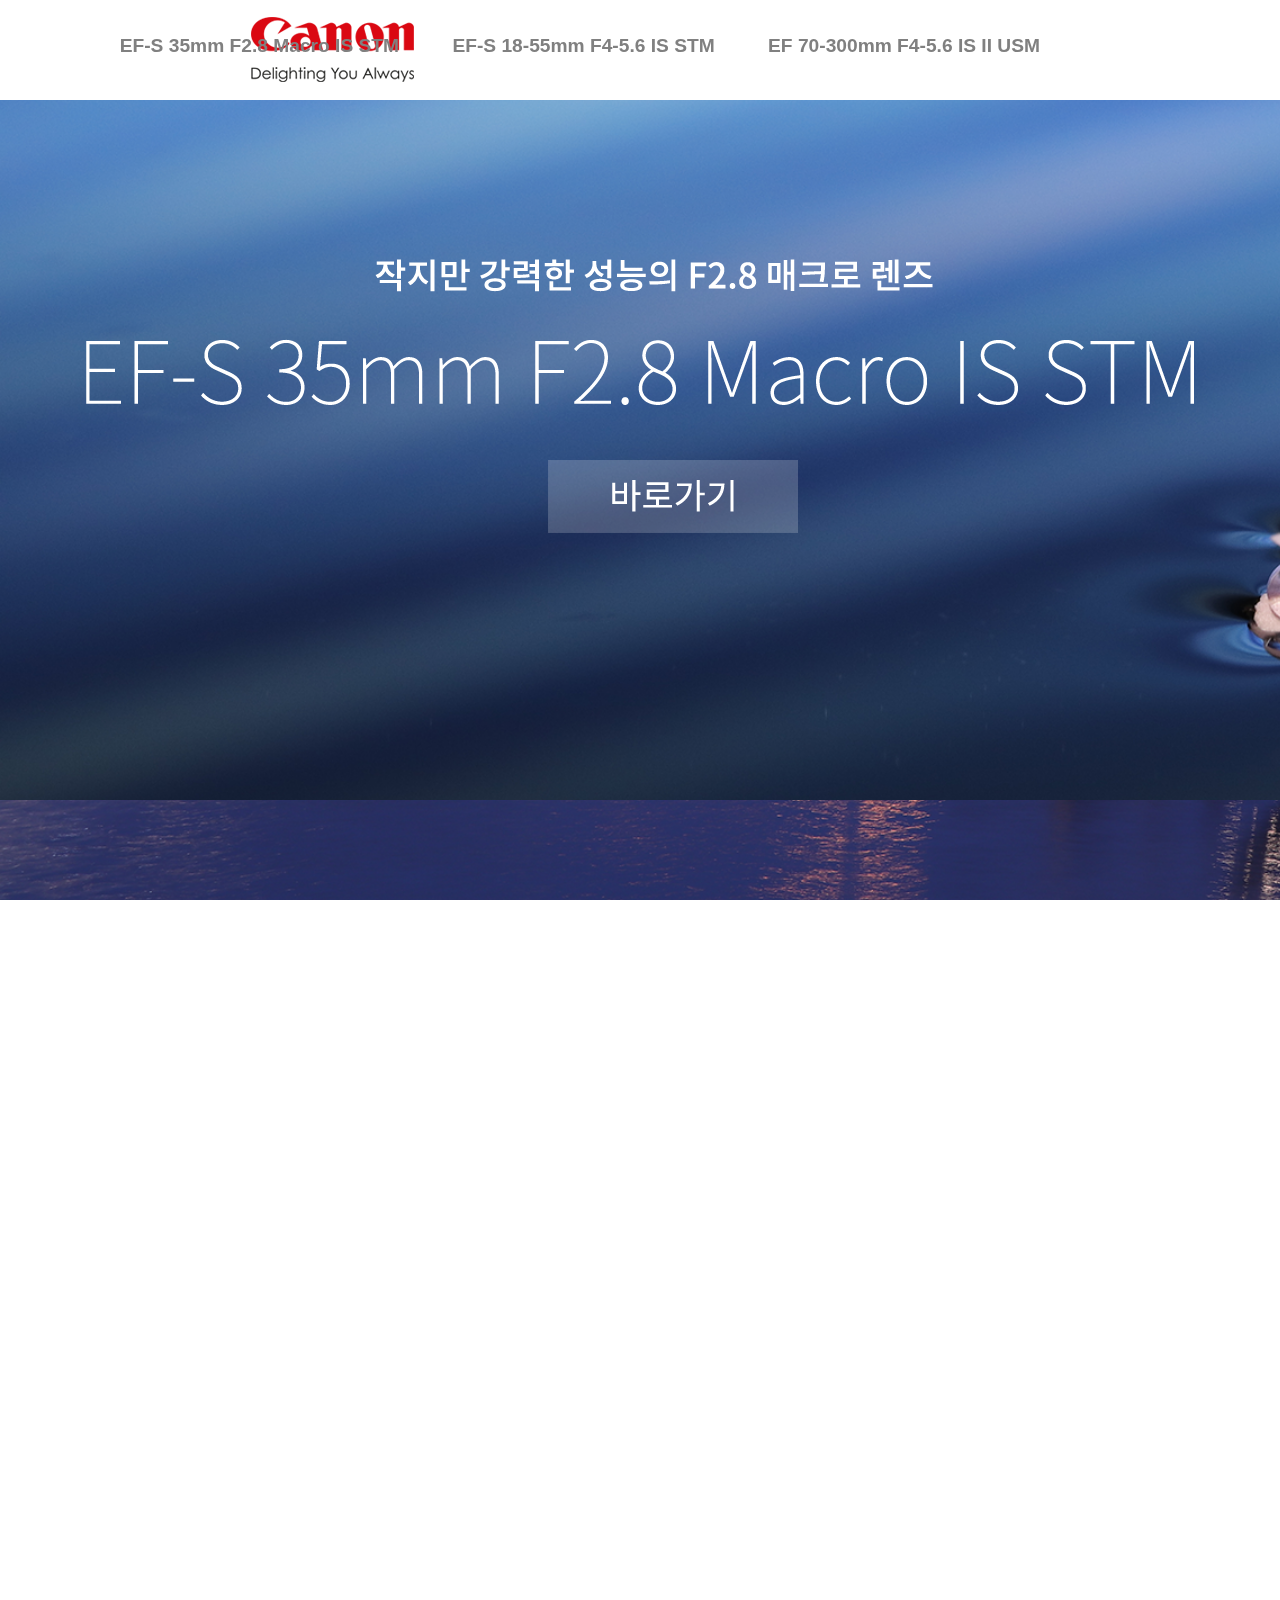
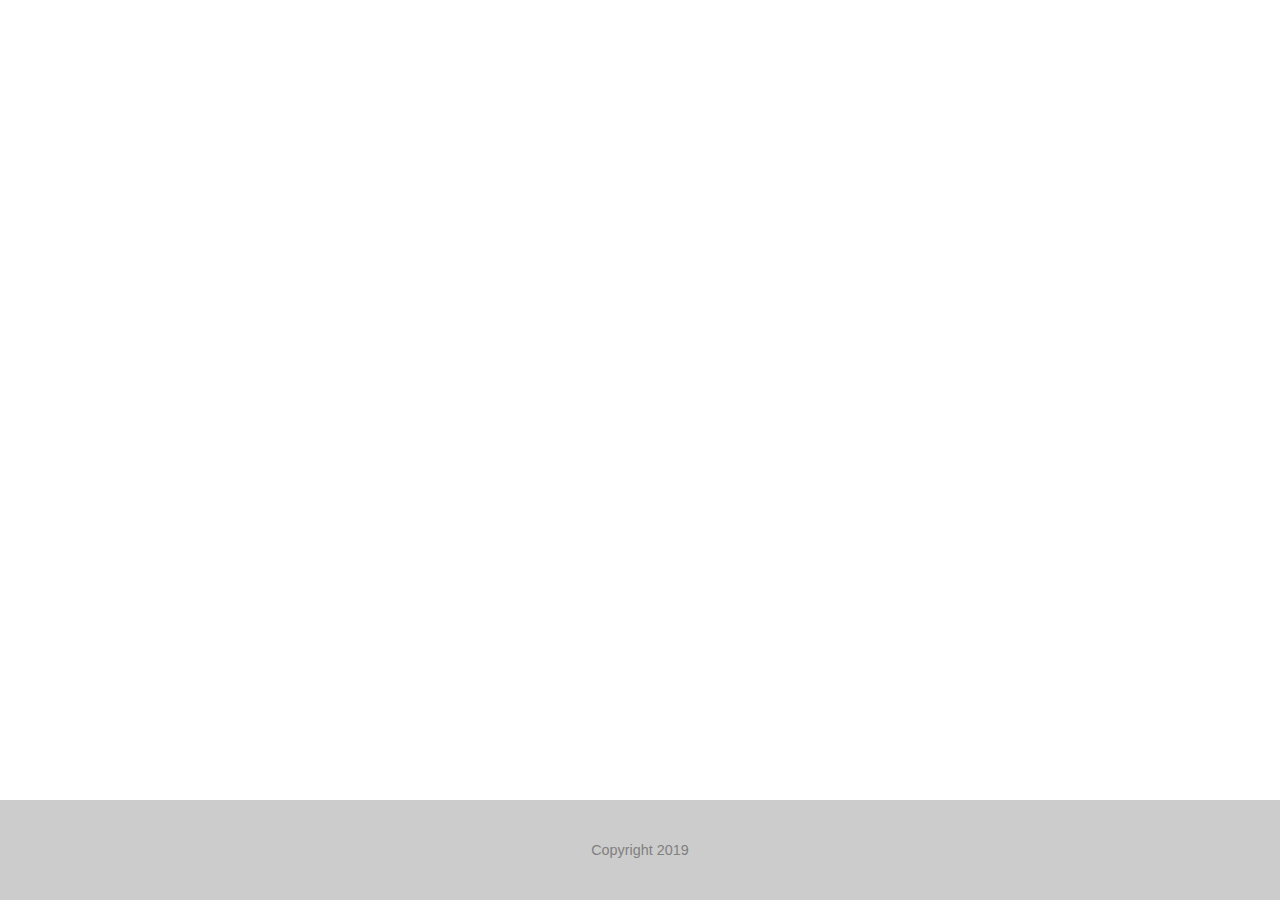
<file: index.html>
<!DOCTYPE html>
<html lang="kr">
  <head>
    <meta charset="utf-8">
    <title></title>
    <style>
    body, h1{
      margin: 0px;
    }
      #scene{
        height: 800px;
        overflow: hidden;
        background-size: cover;
        background-attachment: fixed;
      }
      .one{background-image: url(images/index_07.png);}
      .two{background-image: url(images/index_08.png);}
      .three{background-image: url(images/index_09.png);}
      #scene h1{
        position: relative;
        left: 50%;
        top: 50%;
        transform: translateX(-50%)
        translateY(-50%);
        text-align: center;
      }
      /*---푸터적용---*/
      footer{
        height: 100px;
        background-color: rgba(0, 0, 0, 0.2);
      }
      .footer{
        position: relative;
        left: 50%;
        top: 50%;
        transform: translateX(-50%) translateY(-50%);
        text-align: center;
        font-family: 'Noto Sans KR', sans-serif;
        font-size: 0.9rem;
        font-weight: 100;
        color: gray;
      }
      /*---네이게이션 처리---*/
      .wrap{
        border: 0px solid red;
        height: 100px;
        width: 100%;
        position: fixed;
        background-color: white;
        z-index: 10;
      }
      .logo{
        border: 0px solid blue;
        display: inline-block;
        margin-left: 240px;
      }
      .nav{
        border: 0px solid green;
        position: fixed;
        right: 240px;
        top: 35px;
        display: inline-block;
        font-family: 'Noto Sans KR', sans-serif;
        font-size: 1.2rem;
        font-weight: 600;
        color: gray;
      }
      .space{
        margin-left: 3rem;
      }
      a, a:link :visited :active{
        text-decoration: none;
        color: gray;
        }
        a:hover{
          color: red;
        }
    </style>
  </head>
  <body>
    <nav class="wrap">
      <div class="logo">
        <img src="images/index_02.png">
      </div>
      <div class="nav">
        <a href="p01.html">EF-S 35mm F2.8 Macro IS STM</a>
        <span class="space"></span>
        <a href="p02.html">EF-S 18-55mm F4-5.6 IS STM</a>
        <span class="space"></span>
        <a href="p03.html">EF 70-300mm F4-5.6 IS II USM</a>
      </div>
    </nav>
    <section id="scene" class="one">
      <h1><a href="p01.html"><img src="images/t01.png"></a></h1>
    </section>
    <section id="scene" class="two">
      <h1><a href="p02.html"><img src="images/t02.png"></a></h1>
    </section>
    <section id="scene" class="three">
      <h1><a href="p03.html"><img src="images/t03.png"></a></h1>
    </section>
    <footer>
      <div class="footer">
        Copyright 2019
      </div>
    </footer>

  </body>
</html>
</file>
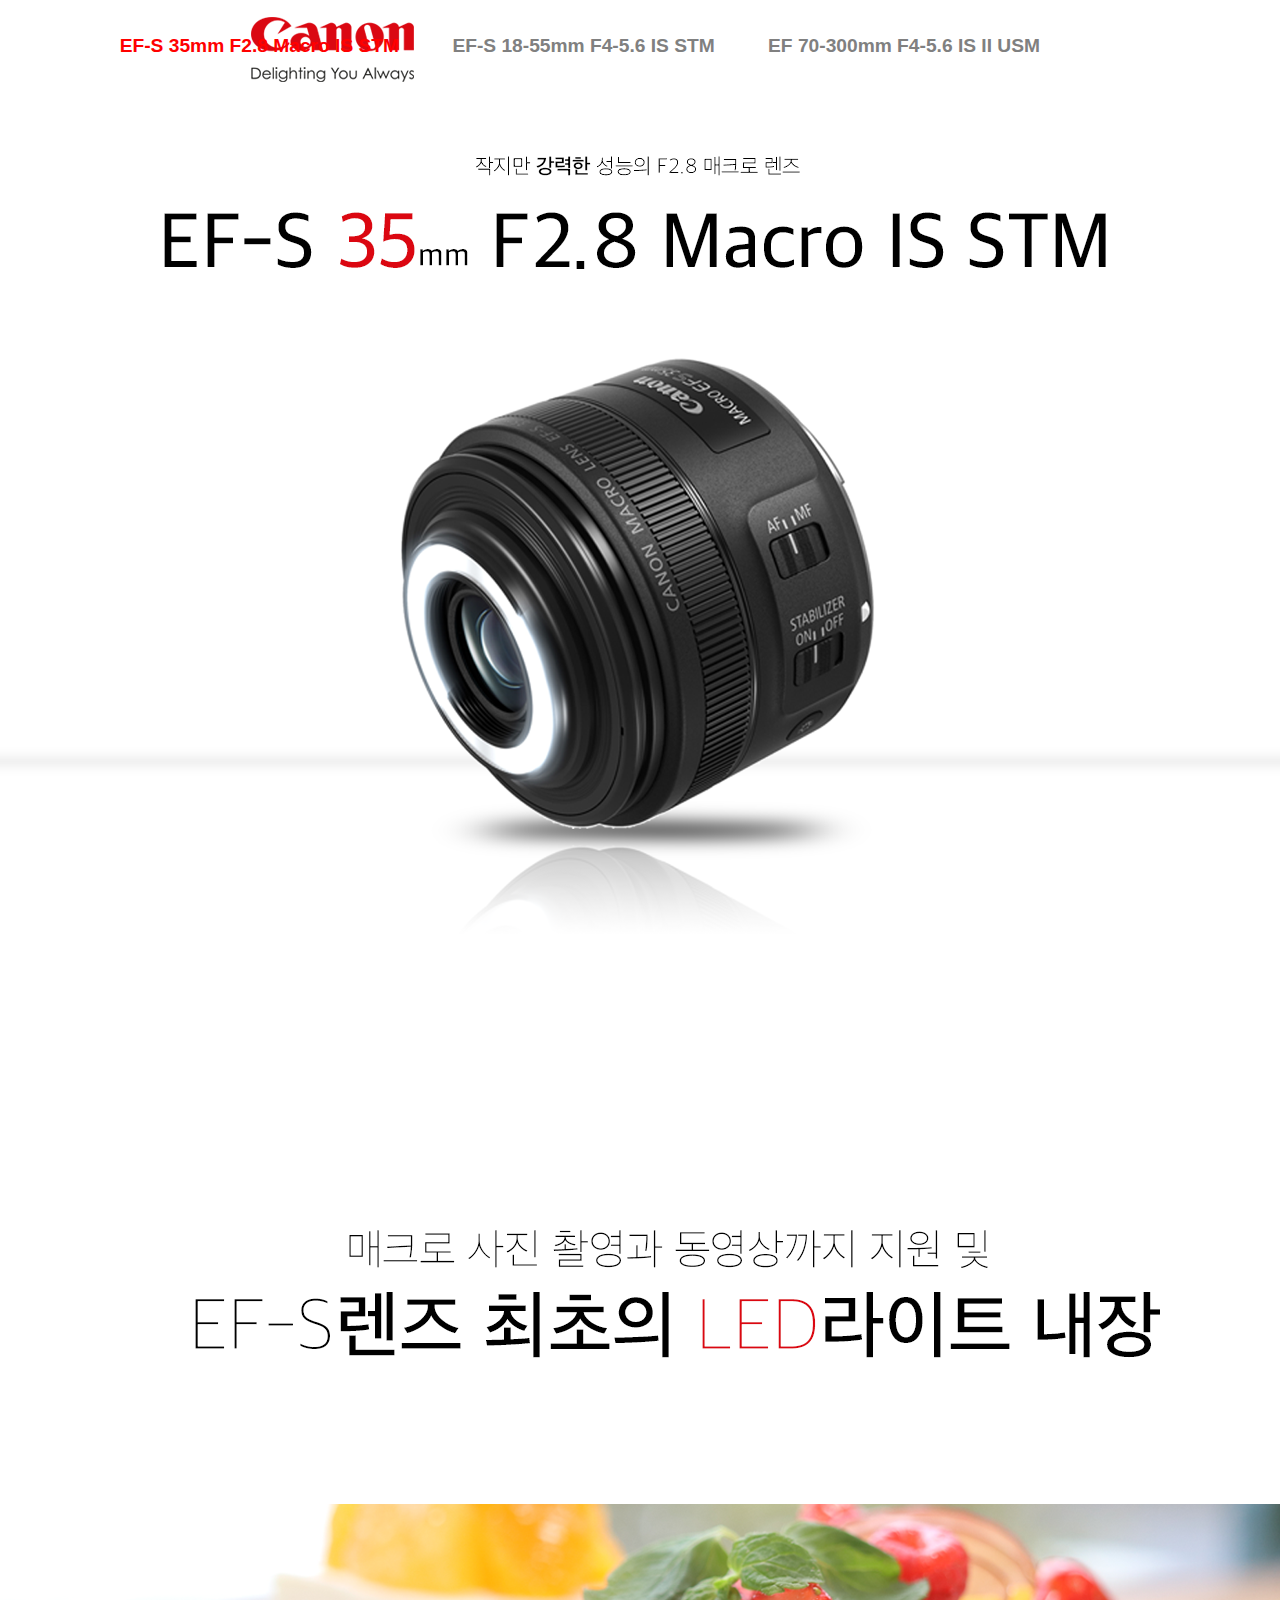
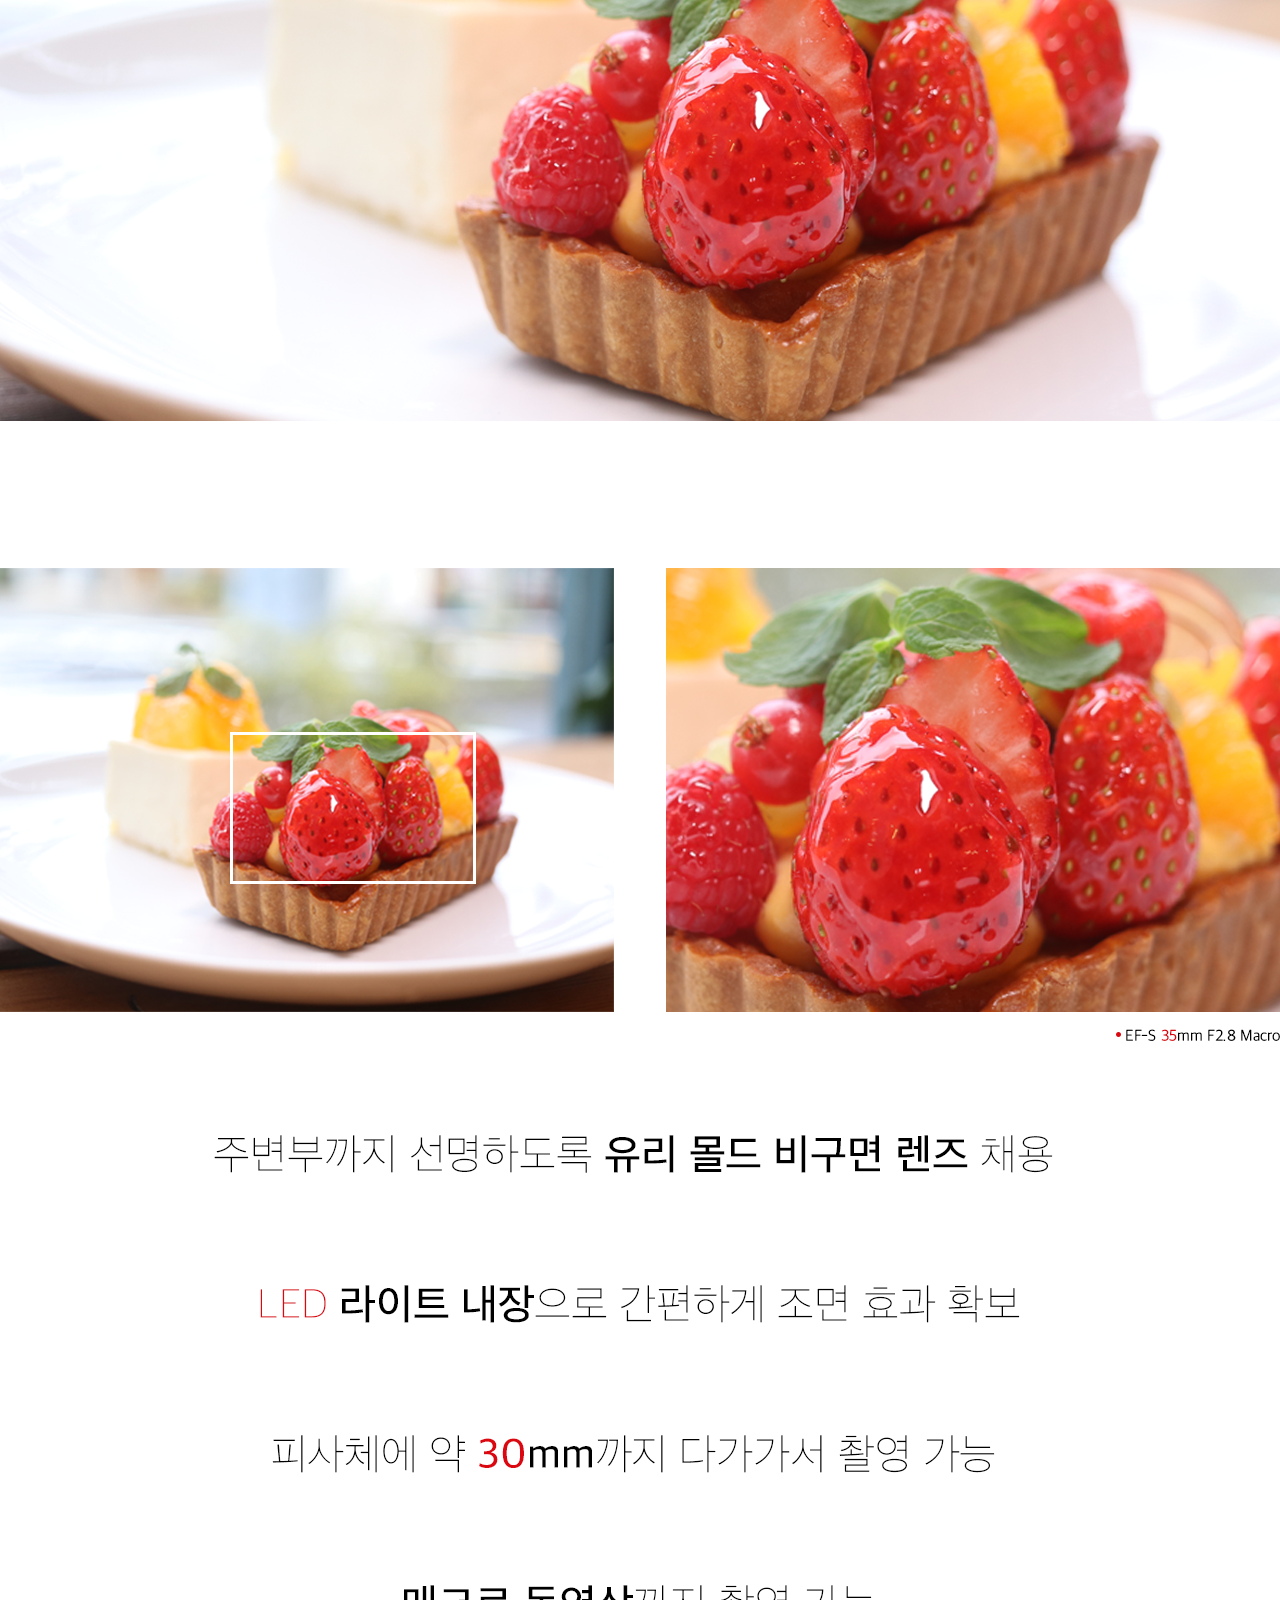
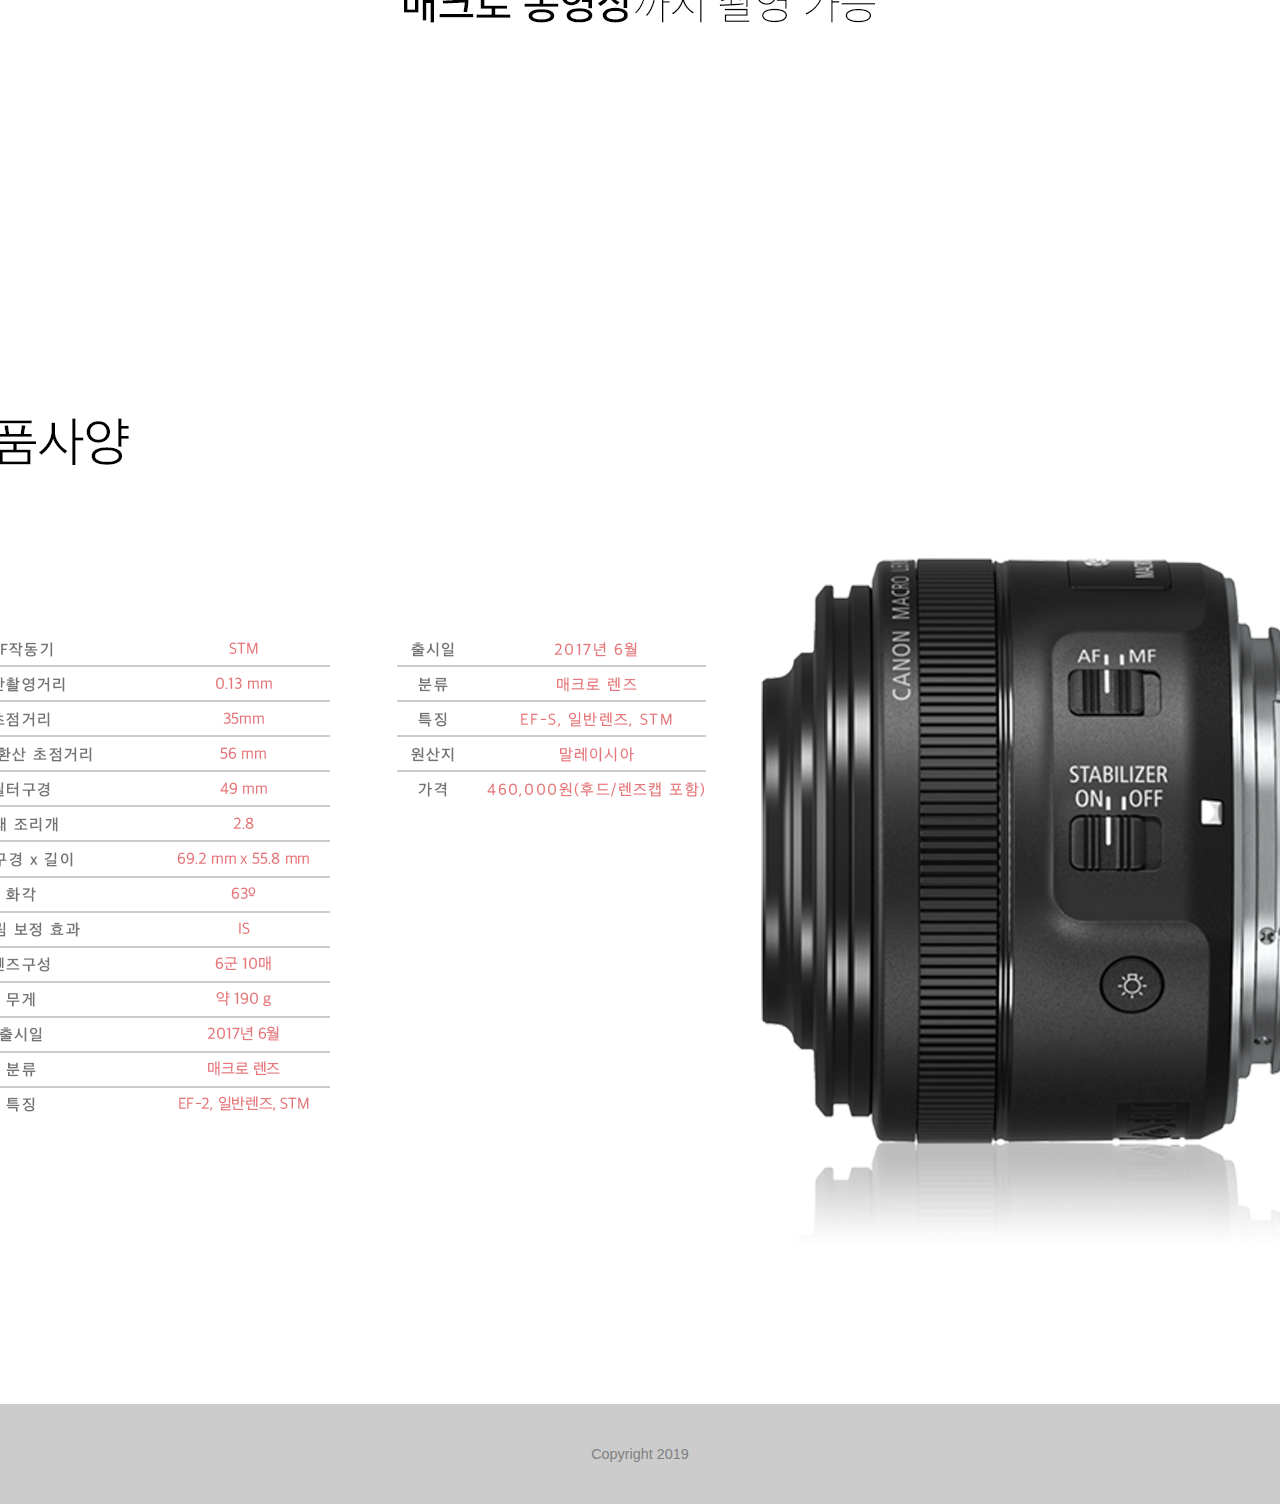
<file: p01.html>
<!DOCTYPE html>
<html lang="kr">
  <head>
    <meta charset="utf-8">
    <link rel="stylesheet" href="css.css">
    <title></title>
  </head>
  <body>
    <nav class="wrap">
      <div class="logo">
        <a href="index.html"><img src="images/index_02.png"></a>
      </div>
      <div class="nav">
        <a href="p01.html" style="color:red">EF-S 35mm F2.8 Macro IS STM</a>
        <span class="space"></span>
        <a href="p02.html">EF-S 18-55mm F4-5.6 IS STM</a>
        <span class="space"></span>
        <a href="p03.html">EF 70-300mm F4-5.6 IS II USM</a>
      </div>
    </nav>

      <section class="bodywrap">
        <div class="page">
          <img src="images/b01.png">
        </div>
      </section>
      <footer>
        <div class="footer">
          Copyright 2019
        </div>
      </footer>

  </body>
</html>
</file>
<file: css.css>
body, h1{
  margin: 0px;
}
  #scene{
    height: 800px;
    overflow: hidden;
    background-size: cover;
    background-attachment: fixed;
  }
  .one{background-image: url(images/index_07.png);}
  .two{background-image: url(images/index_08.png);}
  .three{background-image: url(images/index_09.png);}
  #scene h1{
    position: relative;
    left: 50%;
    top: 50%;
    transform: translateX(-50%)
    translateY(-50%);
    text-align: center;
  }
  /*---푸터적용---*/
  footer{
    height: 100px;
    background-color: rgba(0, 0, 0, 0.2);
  }
  .footer{
    position: relative;
    left: 50%;
    top: 50%;
    transform: translateX(-50%) translateY(-50%);
    text-align: center;
    font-family: 'Noto Sans KR', sans-serif;
    font-size: 0.9rem;
    font-weight: 100;
    color: gray;
  }
  /*---네이게이션 처리---*/
  .wrap{
    border: 0px solid red;
    height: 100px;
    width: 100%;
    position: static;
    background-color: white;
    z-index: 10;
  }
  .logo{
    border: 0px solid blue;
    display: inline-block;
    margin-left: 240px;
  }
  .nav{
    border: 0px solid green;
    position: absolute;
    right: 240px;
    top: 35px;
    display: inline-block;
    font-family: 'Noto Sans KR', sans-serif;
    font-size: 1.2rem;
    font-weight: 600;
    color: gray;
  }
  .space{
    margin-left: 3rem;
  }
  a, a:link :visited :active{
    text-decoration: none;
    color: gray;
    }
    a:hover{
      color: red;
    }
    /*---서브페이지구성---*/
    .bodywrap{
      top: 100px;
      width: 100%;
      height: 100%;
    }
    .page{
      position: relative;
      width: 1440px;
      left: 50%;
      transform: translateX(-50%);
    }
</file>
